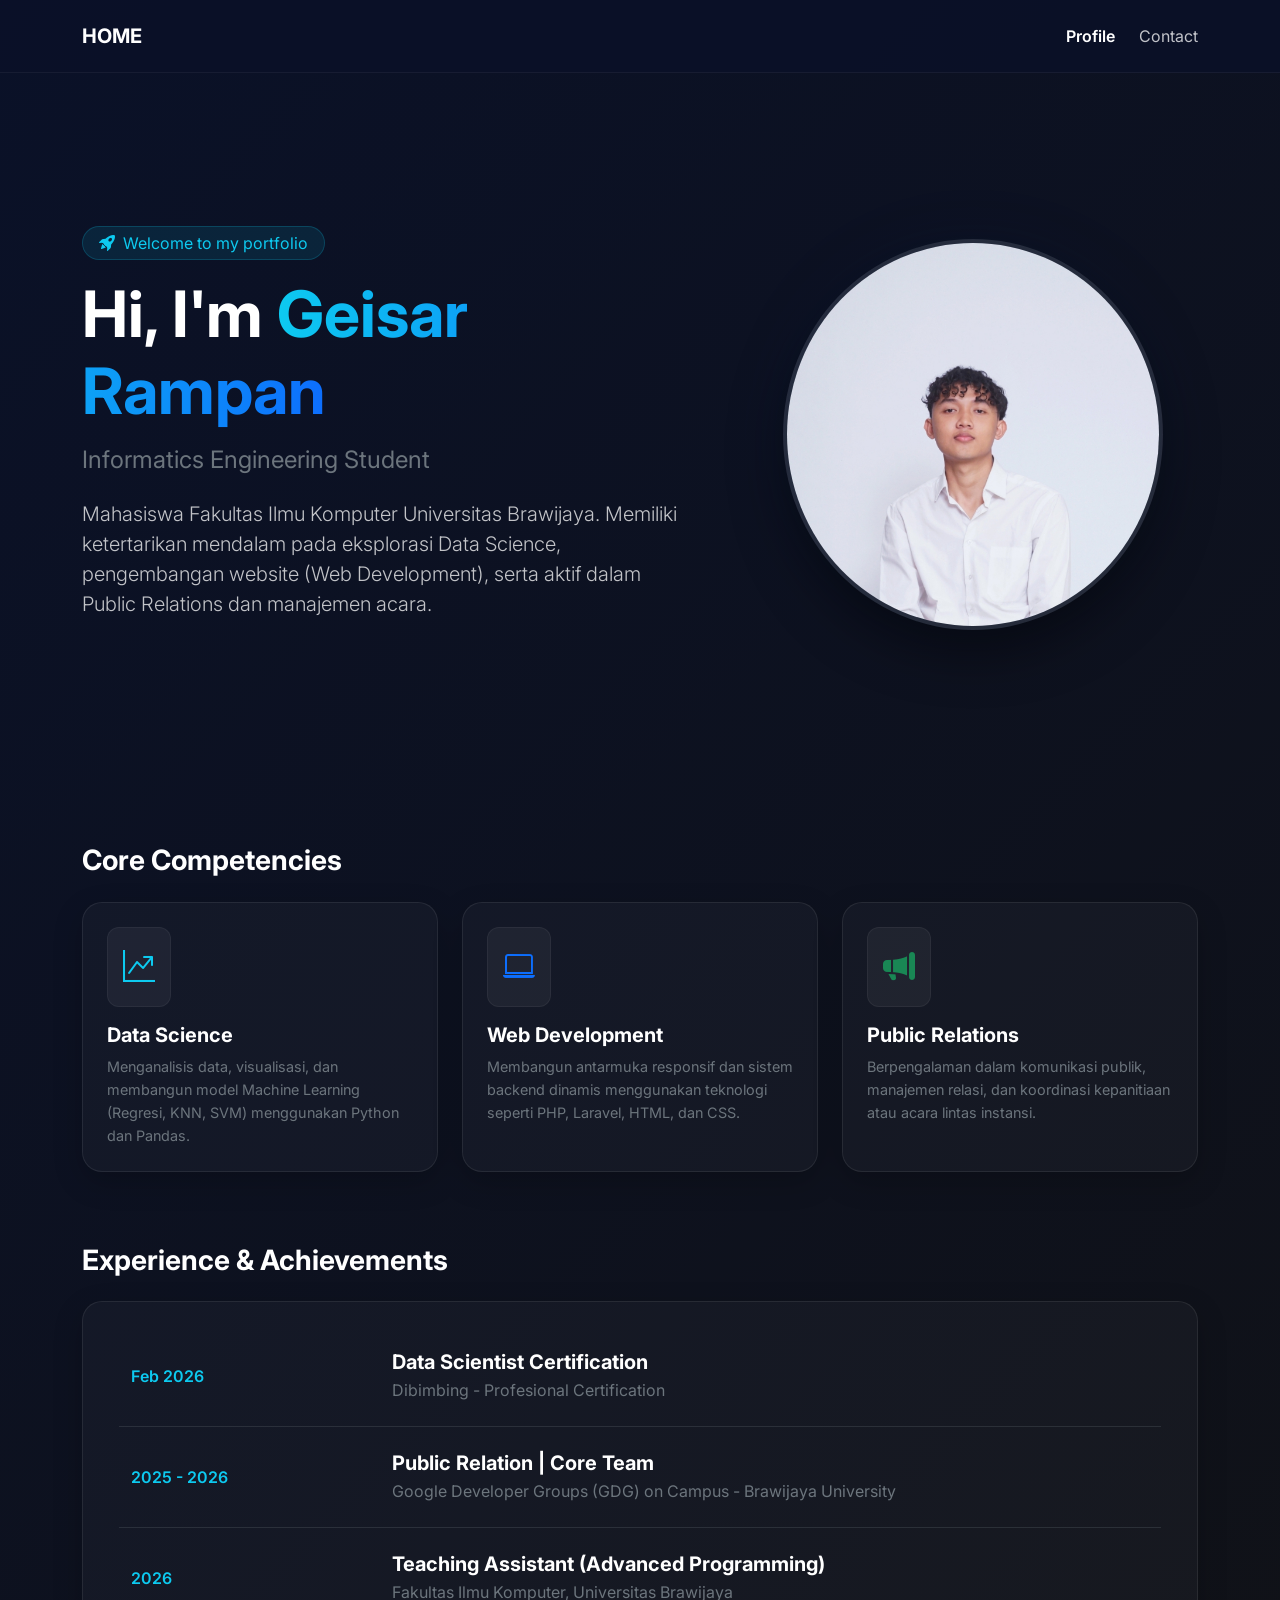
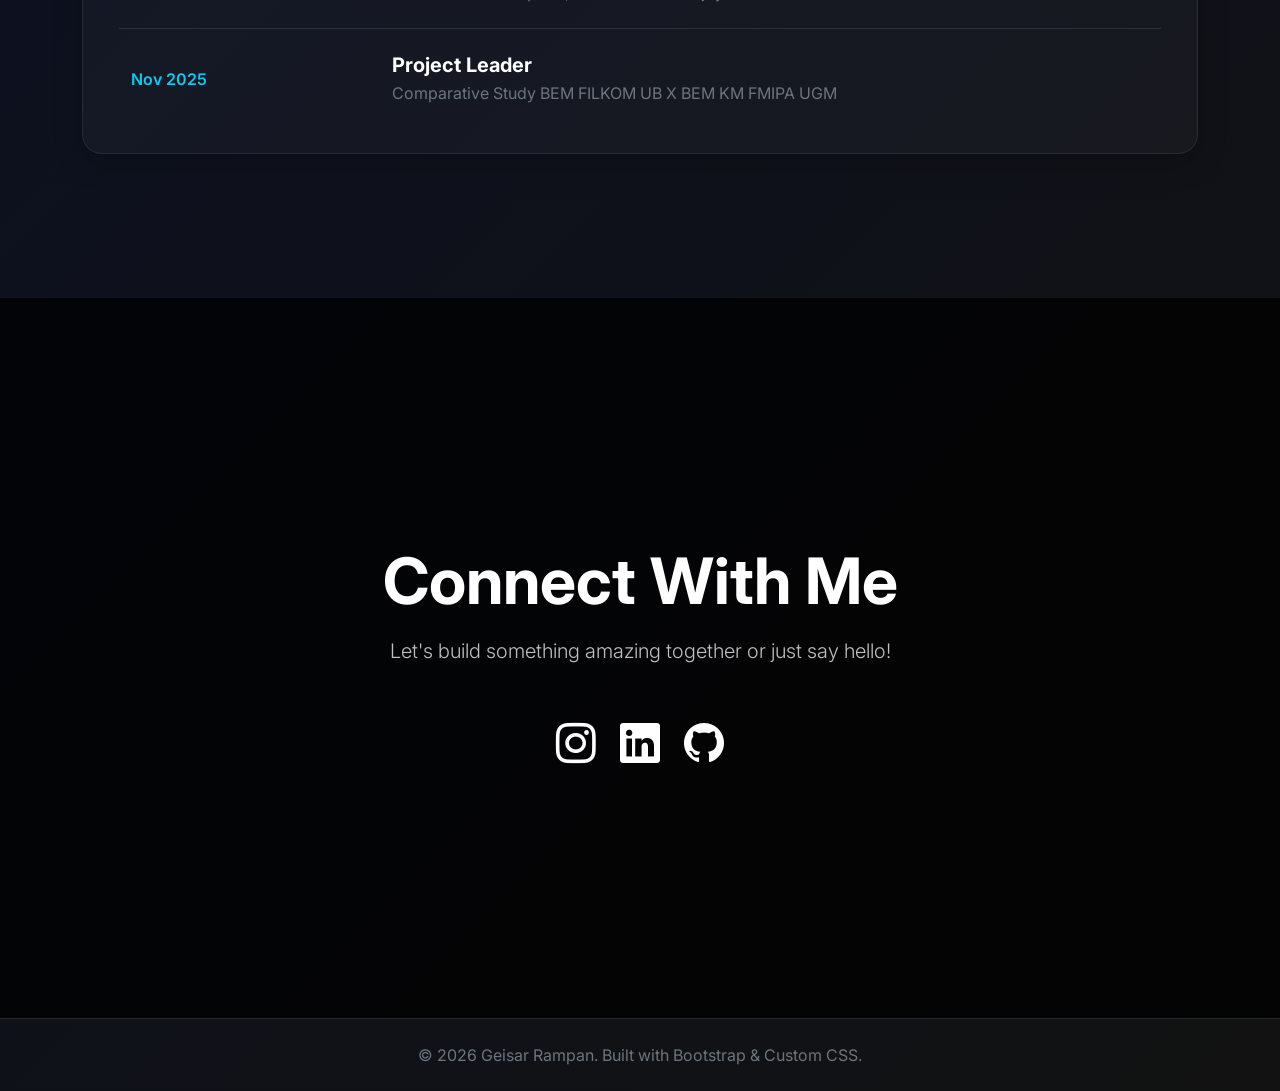
<file: PEMWEB/Kelas/Tugas/Tugas1/index.html>
<!DOCTYPE html>
<html lang="en" data-bs-theme="dark">
<head>
    <meta charset="UTF-8">
    <meta name="viewport" content="width=device-width, initial-scale=1.0">
    <title> 
        Profile Page
    </title>

    <link rel="icon" type="image/jpeg" href="Assets/R Letter.png">
    
    <link rel="preconnect" href="https://fonts.googleapis.com">
    <link rel="preconnect" href="https://fonts.gstatic.com" crossorigin>
    <link href="https://fonts.googleapis.com/css2?family=Inter:wght@300;400;600;700&display=swap" rel="stylesheet">
    
    <link rel="stylesheet" href="https://cdn.jsdelivr.net/npm/bootstrap-icons@1.11.3/font/bootstrap-icons.min.css">
    
    <link href="https://cdn.jsdelivr.net/npm/bootstrap@5.3.8/dist/css/bootstrap.min.css" rel="stylesheet" integrity="sha384-sRIl4kxILFvY47J16cr9ZwB07vP4J8+LH7qKQnuqkuIAvNWLzeN8tE5YBujZqJLB" crossorigin="anonymous">
    
    <link rel="stylesheet" href="style.css">
</head>
<body class="fade-in">

    <nav class="navbar custom-navbar py-3">
        <div class="container d-flex justify-content-between align-items-center">
            <a class="navbar-brand fw-bold text-white" href="index.html">HOME</a>
            <div class="d-flex gap-4">
                <a class="nav-link text-white fw-semibold" href="index.html">Profile</a>
                <a class="nav-link text-white text-opacity-75" href="contact.html">Contact</a>
            </div>
        </div>
    </nav>

    <main class="container py-5 d-flex flex-column justify-content-center">
        
        <section class="row align-items-center min-vh-75 mb-5 pb-5">
            <div class="col-lg-7 order-2 order-lg-1 text-center text-lg-start mt-4 mt-lg-0 pr-lg-5 fade-in-up">
                <div class="d-inline-block px-3 py-1 rounded-pill glass-badge text-info mb-3 fs-6">
                    <i class="bi bi-rocket-takeoff-fill me-2"></i>Welcome to my portfolio
                </div>
                <h1 class="display-3 fw-bold mb-3">
                    Hi, I'm <span class="text-gradient">Geisar Rampan</span>
                </h1>
                <h2 class="h4 text-secondary mb-4 fw-normal">
                    Informatics Engineering Student
                </h2>
                <p class="lead text-white text-opacity-75 mb-4 lh-base" style="max-width: 600px;">
                    Mahasiswa Fakultas Ilmu Komputer Universitas Brawijaya. Memiliki ketertarikan mendalam pada eksplorasi Data Science, pengembangan website (Web Development), serta aktif dalam Public Relations dan manajemen acara.
                </p>
            </div>
            <div class="col-lg-5 order-1 order-lg-2 text-center fade-in">
                <div class="img-wrapper d-inline-block position-relative">
                    <div class="glow-effect"></div>
                    <img src="Assets/Profile pict.jpeg" alt="Profile Picture" class="img-fluid rounded-circle profile-img-large position-relative z-1">
                </div>
            </div>
        </section>

        <section class="mb-5 pb-4">
            <h3 class="fw-bold mb-4 text-center text-lg-start">Core Competencies</h3>
            <div class="row g-4">
                <div class="col-md-4">
                    <div class="glass-card h-100 p-4 text-center text-md-start">
                        <div class="icon-box-glass text-info mb-3 d-inline-flex">
                            <i class="bi bi-graph-up-arrow fs-2"></i>
                        </div>
                        <h4 class="fw-bold h5">Data Science</h4>
                        <p class="text-secondary mb-0 text-sm">
                            Menganalisis data, visualisasi, dan membangun model Machine Learning (Regresi, KNN, SVM) menggunakan Python dan Pandas.
                        </p>
                    </div>
                </div>
                <div class="col-md-4">
                    <div class="glass-card h-100 p-4 text-center text-md-start">
                        <div class="icon-box-glass text-primary mb-3 d-inline-flex">
                            <i class="bi bi-laptop fs-2"></i>
                        </div>
                        <h4 class="fw-bold h5">Web Development</h4>
                        <p class="text-secondary mb-0 text-sm">
                            Membangun antarmuka responsif dan sistem backend dinamis menggunakan teknologi seperti PHP, Laravel, HTML, dan CSS.
                        </p>
                    </div>
                </div>
                <div class="col-md-4">
                    <div class="glass-card h-100 p-4 text-center text-md-start">
                        <div class="icon-box-glass text-success mb-3 d-inline-flex">
                            <i class="bi bi-megaphone-fill fs-2"></i>
                        </div>
                        <h4 class="fw-bold h5">Public Relations</h4>
                        <p class="text-secondary mb-0 text-sm">
                            Berpengalaman dalam komunikasi publik, manajemen relasi, dan koordinasi kepanitiaan atau acara lintas instansi.
                        </p>
                    </div>
                </div>
            </div>
        </section>

        <section class="mb-5 pb-5">
            <h3 class="fw-bold mb-4 text-center text-lg-start">Experience & Achievements</h3>
            <div class="glass-card p-4 p-md-5">
                
                <div class="row border-bottom border-secondary border-opacity-25 pb-4 mb-4 align-items-center">
                    <div class="col-md-3 text-info fw-semibold mb-2 mb-md-0">Feb 2026</div>
                    <div class="col-md-9">
                        <h5 class="fw-bold mb-1">Data Scientist Certification</h5>
                        <p class="text-secondary mb-0">Dibimbing - Profesional Certification</p>
                    </div>
                </div>

                <div class="row border-bottom border-secondary border-opacity-25 pb-4 mb-4 align-items-center">
                    <div class="col-md-3 text-info fw-semibold mb-2 mb-md-0">2025 - 2026</div>
                    <div class="col-md-9">
                        <h5 class="fw-bold mb-1">Public Relation | Core Team</h5>
                        <p class="text-secondary mb-0">Google Developer Groups (GDG) on Campus - Brawijaya University</p>
                    </div>
                </div>

                <div class="row border-bottom border-secondary border-opacity-25 pb-4 mb-4 align-items-center">
                    <div class="col-md-3 text-info fw-semibold mb-2 mb-md-0">2026</div>
                    <div class="col-md-9">
                        <h5 class="fw-bold mb-1">Teaching Assistant (Advanced Programming)</h5>
                        <p class="text-secondary mb-0">Fakultas Ilmu Komputer, Universitas Brawijaya</p>
                    </div>
                </div>

                <div class="row align-items-center">
                    <div class="col-md-3 text-info fw-semibold mb-2 mb-md-0">Nov 2025</div>
                    <div class="col-md-9">
                        <h5 class="fw-bold mb-1">Project Leader</h5>
                        <p class="text-secondary mb-0">Comparative Study BEM FILKOM UB X BEM KM FMIPA UGM</p>
                    </div>
                </div>

            </div>
        </section>
    </main>

    <section class="connect-section position-relative d-flex align-items-center justify-content-center text-center py-5">
        <div class="container position-relative z-1 fade-in-up">
            <h2 class="display-3 fw-bold text-white mb-3">Connect With Me</h2>
            <p class="lead text-white text-opacity-75 mb-5">Let's build something amazing together or just say hello!</p>
            <div class="d-flex justify-content-center gap-4 social-links">
                <a href="#" class="social-icon text-white"><i class="bi bi-instagram"></i></a>
                <a href="#" class="social-icon text-white"><i class="bi bi-linkedin"></i></a>
                <a href="#" class="social-icon text-white"><i class="bi bi-github"></i></a>
            </div>
        </div>
    </section>

    <footer class="text-center py-4 border-top border-secondary border-opacity-25">
        <p class="mb-0 text-secondary">&copy; 2026 Geisar Rampan. Built with Bootstrap & Custom CSS.</p>
    </footer>

</body>
</html>
</file>
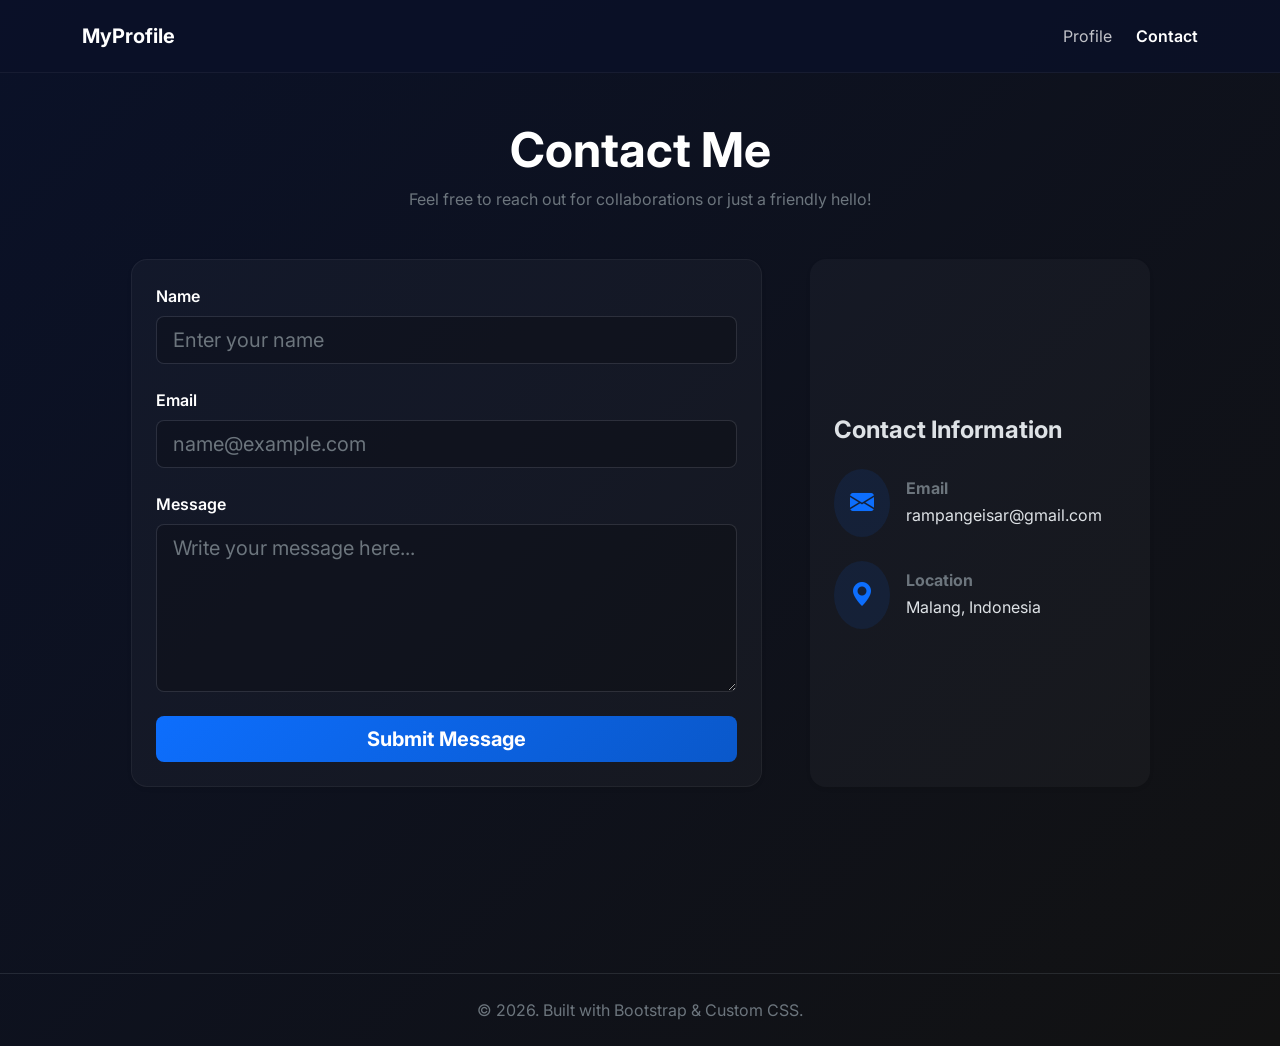
<file: PEMWEB/Kelas/Tugas/Tugas1/contact.html>
<!DOCTYPE html>
<html lang="en" data-bs-theme="dark">
<head>
    <meta charset="UTF-8">
    <meta name="viewport" content="width=device-width, initial-scale=1.0">
    <title>Contact Page</title>
    <link rel="icon" type="image/jpeg" href="Assets/R Letter.png">
    
    <link rel="preconnect" href="https://fonts.googleapis.com">
    <link rel="preconnect" href="https://fonts.gstatic.com" crossorigin>
    <link href="https://fonts.googleapis.com/css2?family=Inter:wght@300;400;600;700&display=swap" rel="stylesheet">
    
    <link rel="stylesheet" href="https://cdn.jsdelivr.net/npm/bootstrap-icons@1.11.3/font/bootstrap-icons.min.css">
    
    <link href="https://cdn.jsdelivr.net/npm/bootstrap@5.3.8/dist/css/bootstrap.min.css" rel="stylesheet" integrity="sha384-sRIl4kxILFvY47J16cr9ZwB07vP4J8+LH7qKQnuqkuIAvNWLzeN8tE5YBujZqJLB" crossorigin="anonymous">
    
    <link rel="stylesheet" href="style.css">
</head>
<body class="fade-in">

    <nav class="navbar custom-navbar py-3">
        <div class="container d-flex justify-content-between align-items-center">
            <a class="navbar-brand fw-bold text-white" href="index.html">MyProfile</a>
            <div class="d-flex gap-4">
                <a class="nav-link text-white text-opacity-75" href="index.html">Profile</a>
                <a class="nav-link text-white fw-semibold" href="contact.html">Contact</a>
            </div>
        </div>
    </nav>

    <main class="container py-5 min-vh-100">
        <div class="text-center mb-5">
            <h1 class="display-5 fw-bold">Contact Me</h1>
            <p class="text-secondary">Feel free to reach out for collaborations or just a friendly hello!</p>
        </div>

        <div class="row g-5 justify-content-center">
            <div class="col-lg-7">
                <div class="custom-card p-4 rounded-4 shadow-sm">
                    <form>
                        <div class="mb-4">
                            <label for="nameInput" class="form-label fw-semibold">Name</label>
                            <input type="text" class="form-control form-control-lg custom-input" id="nameInput" placeholder="Enter your name">
                        </div>
                        <div class="mb-4">
                            <label for="emailInput" class="form-label fw-semibold">Email</label>
                            <input type="email" class="form-control form-control-lg custom-input" id="emailInput" placeholder="name@example.com">
                        </div>
                        <div class="mb-4">
                            <label for="messageInput" class="form-label fw-semibold">Message</label>
                            <textarea class="form-control form-control-lg custom-input" id="messageInput" rows="5" placeholder="Write your message here..."></textarea>
                        </div>
                        <button type="button" class="btn btn-primary btn-lg w-100 fw-bold custom-btn">Submit Message</button>
                    </form>
                </div>
            </div>

            <div class="col-lg-4">
                <div class="card custom-card h-100 border-0 shadow-sm rounded-4">
                    <div class="card-body p-4 d-flex flex-column justify-content-center">
                        <h4 class="fw-bold mb-4">Contact Information</h4>
                        
                        <div class="d-flex align-items-center mb-4">
                            <div class="icon-box bg-primary bg-opacity-10 text-primary rounded-circle p-3 me-3">
                                <i class="bi bi-envelope-fill fs-4"></i>
                            </div>
                            <div>
                                <h6 class="mb-1 fw-bold text-secondary">Email</h6>
                                <p class="mb-0">rampangeisar@gmail.com</p>
                            </div>
                        </div>

                        <div class="d-flex align-items-center">
                            <div class="icon-box bg-primary bg-opacity-10 text-primary rounded-circle p-3 me-3">
                                <i class="bi bi-geo-alt-fill fs-4"></i>
                            </div>
                            <div>
                                <h6 class="mb-1 fw-bold text-secondary">Location</h6>
                                <p class="mb-0">Malang, Indonesia</p>
                            </div>
                        </div>
                    </div>
                </div>
            </div>
        </div>
    </main>

    <footer class="text-center py-4 border-top border-secondary border-opacity-25 mt-auto">
        <p class="mb-0 text-secondary">&copy; 2026. Built with Bootstrap & Custom CSS.</p>
    </footer>

</body>
</html>
</file>
<file: PEMWEB/Kelas/Tugas/Tugas1/style.css>
body {

    background: linear-gradient(135deg, #0a1128 0%, #121212 100%) !important;
    background-attachment: fixed;
    
    color: #ffffff;
    font-family: 'Inter', sans-serif;
    overflow-x: hidden;
}


.custom-navbar {
    background: rgba(10, 17, 40, 0.8); 
    backdrop-filter: blur(10px);
    border-bottom: 1px solid rgba(255, 255, 255, 0.05);
    position: sticky;
    top: 0;
    z-index: 1000;
}

.nav-link {
    transition: all 0.3s ease;
}

.nav-link:hover {
    color: #0d6efd !important;
    transform: translateY(-2px);
}


.fade-in {
    animation: fadeIn 1s ease-out forwards;
}

@keyframes fadeIn {
    0% {
        opacity: 0;
        transform: translateY(20px);
    }
    100% {
        opacity: 1;
        transform: translateY(0);
    }
}


.min-vh-75 {
    min-height: 75vh;
}

.text-gradient {
    background: linear-gradient(90deg, #0dcaf0, #0d6efd);
    -webkit-background-clip: text;
    background-clip: text;
    -webkit-text-fill-color: transparent;
}


.img-wrapper {
    position: relative;
    display: inline-block;
}

.glow-effect {
    position: absolute;
    top: 50%;
    left: 50%;
    width: 100%;
    height: 100%;
    transform: translate(-50%, -50%);
    background: radial-gradient(circle, rgba(13, 110, 253, 0.4) 0%, rgba(13, 202, 240, 0) 70%);
    z-index: 0;
    filter: blur(40px);
    border-radius: 50%;
}

.profile-img-large {
    width: 100%;
    max-width: 380px;
    border: 4px solid rgba(255, 255, 255, 0.1);
    box-shadow: 0 20px 50px rgba(0, 0, 0, 0.5);
    transition: transform 0.5s cubic-bezier(0.175, 0.885, 0.32, 1.275);
}

.profile-img-large:hover {
    transform: scale(1.05) translateY(-10px);
    border-color: rgba(13, 202, 240, 0.5);
}


.glass-card {
    background: rgba(255, 255, 255, 0.03);
    backdrop-filter: blur(12px);
    -webkit-backdrop-filter: blur(12px);
    border: 1px solid rgba(255, 255, 255, 0.08);
    border-radius: 20px;
    transition: all 0.4s ease;
    box-shadow: 0 10px 30px rgba(0, 0, 0, 0.2);
}

.glass-card:hover {
    transform: translateY(-8px);
    background: rgba(255, 255, 255, 0.05);
    border: 1px solid rgba(13, 202, 240, 0.3);
    box-shadow: 0 15px 40px rgba(13, 110, 253, 0.15);
}


.glass-badge {
    background: rgba(13, 202, 240, 0.1);
    border: 1px solid rgba(13, 202, 240, 0.2);
}


.icon-box-glass {
    padding: 15px;
    background: rgba(255, 255, 255, 0.05);
    border-radius: 12px;
    border: 1px solid rgba(255, 255, 255, 0.05);
}

.text-sm {
    font-size: 0.9rem;
    line-height: 1.6;
}


.custom-card {
    background-color: rgba(255, 255, 255, 0.03); 
    border: 1px solid rgba(255, 255, 255, 0.05);
    backdrop-filter: blur(5px);
}

.custom-input {
    background-color: rgba(0, 0, 0, 0.2) !important;
    border: 1px solid rgba(255, 255, 255, 0.1) !important;
    color: #fff !important;
    transition: border-color 0.3s ease, box-shadow 0.3s ease;
}

.custom-input:focus {
    border-color: #0d6efd !important;
    box-shadow: 0 0 0 0.25rem rgba(13, 110, 253, 0.25) !important;
}

.custom-input::placeholder {
    color: #6c757d;
}


.custom-btn {
    transition: all 0.3s ease;
    background: linear-gradient(135deg, #0d6efd, #0a58ca);
    border: none;
}

.custom-btn:hover {
    transform: translateY(-3px);
    box-shadow: 0 8px 20px rgba(13, 110, 253, 0.4);
}


.connect-section {
    min-height: 80vh; 
    width: 100%;
    background-image: url('https://images.unsplash.com/photo-1555066931-4365d14bab8c?ixlib=rb-4.0.3&auto=format&fit=crop&w=1920&q=80'); 
    background-size: cover;
    background-position: center;
    background-repeat: no-repeat;
    overflow: hidden;
}

.connect-section::before {
    content: "";
    position: absolute;
    top: 0;
    left: 0;
    width: 100%;
    height: 100%;
    background: rgba(0, 0, 0, 0.75);
    z-index: 0; 
}

.connect-section .z-1 {
    z-index: 1;
}


.social-icon {
    font-size: 2.5rem;
    display: inline-block;
    transition: all 0.4s cubic-bezier(0.175, 0.885, 0.32, 1.275);
}

.social-icon:hover {
    transform: translateY(-10px) scale(1.15);
    color: #0dcaf0 !important;
    text-shadow: 0 0 20px rgba(13, 202, 240, 0.8), 0 0 40px rgba(13, 202, 240, 0.4);
}


.fade-in-up {
    animation: fadeInUp 1.2s ease-out forwards;
}

@keyframes fadeInUp {
    0% {
        opacity: 0;
        transform: translateY(40px);
    }
    100% {
        opacity: 1;
        transform: translateY(0);
    }
}
</file>
